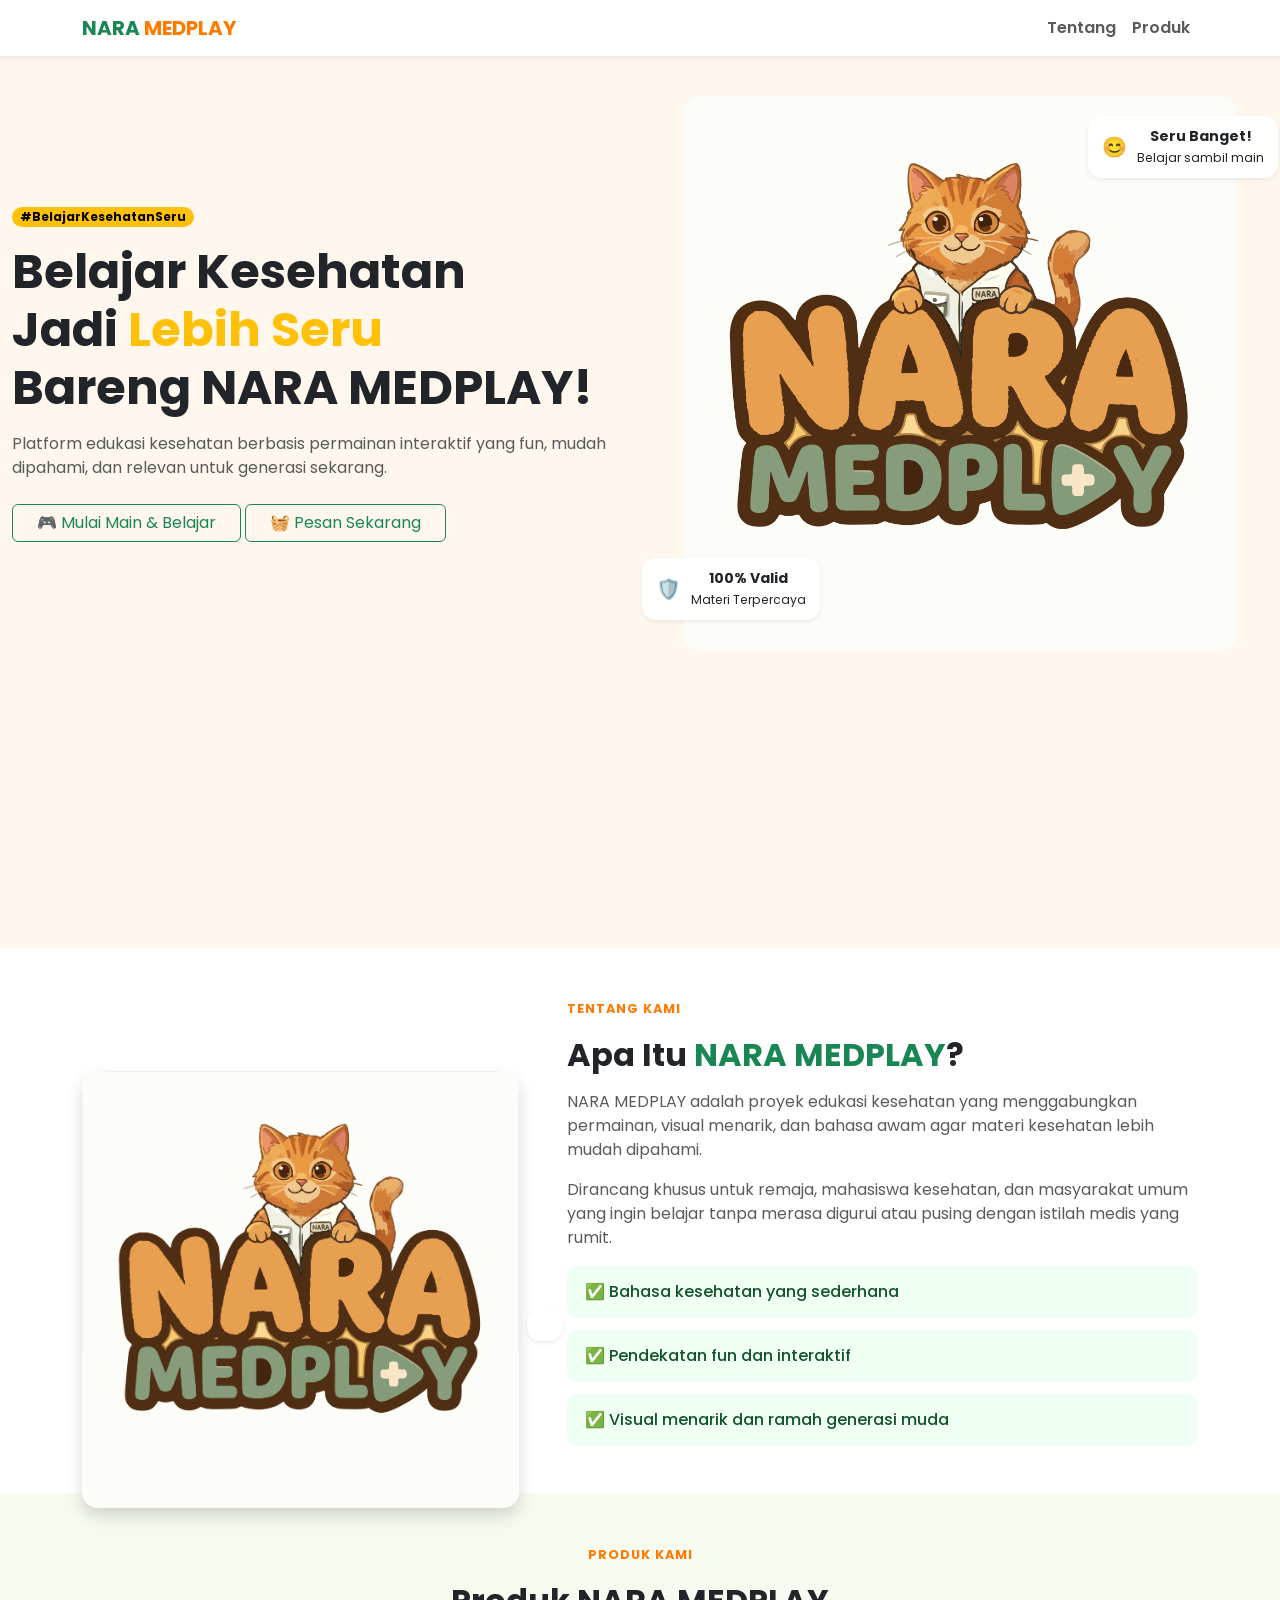
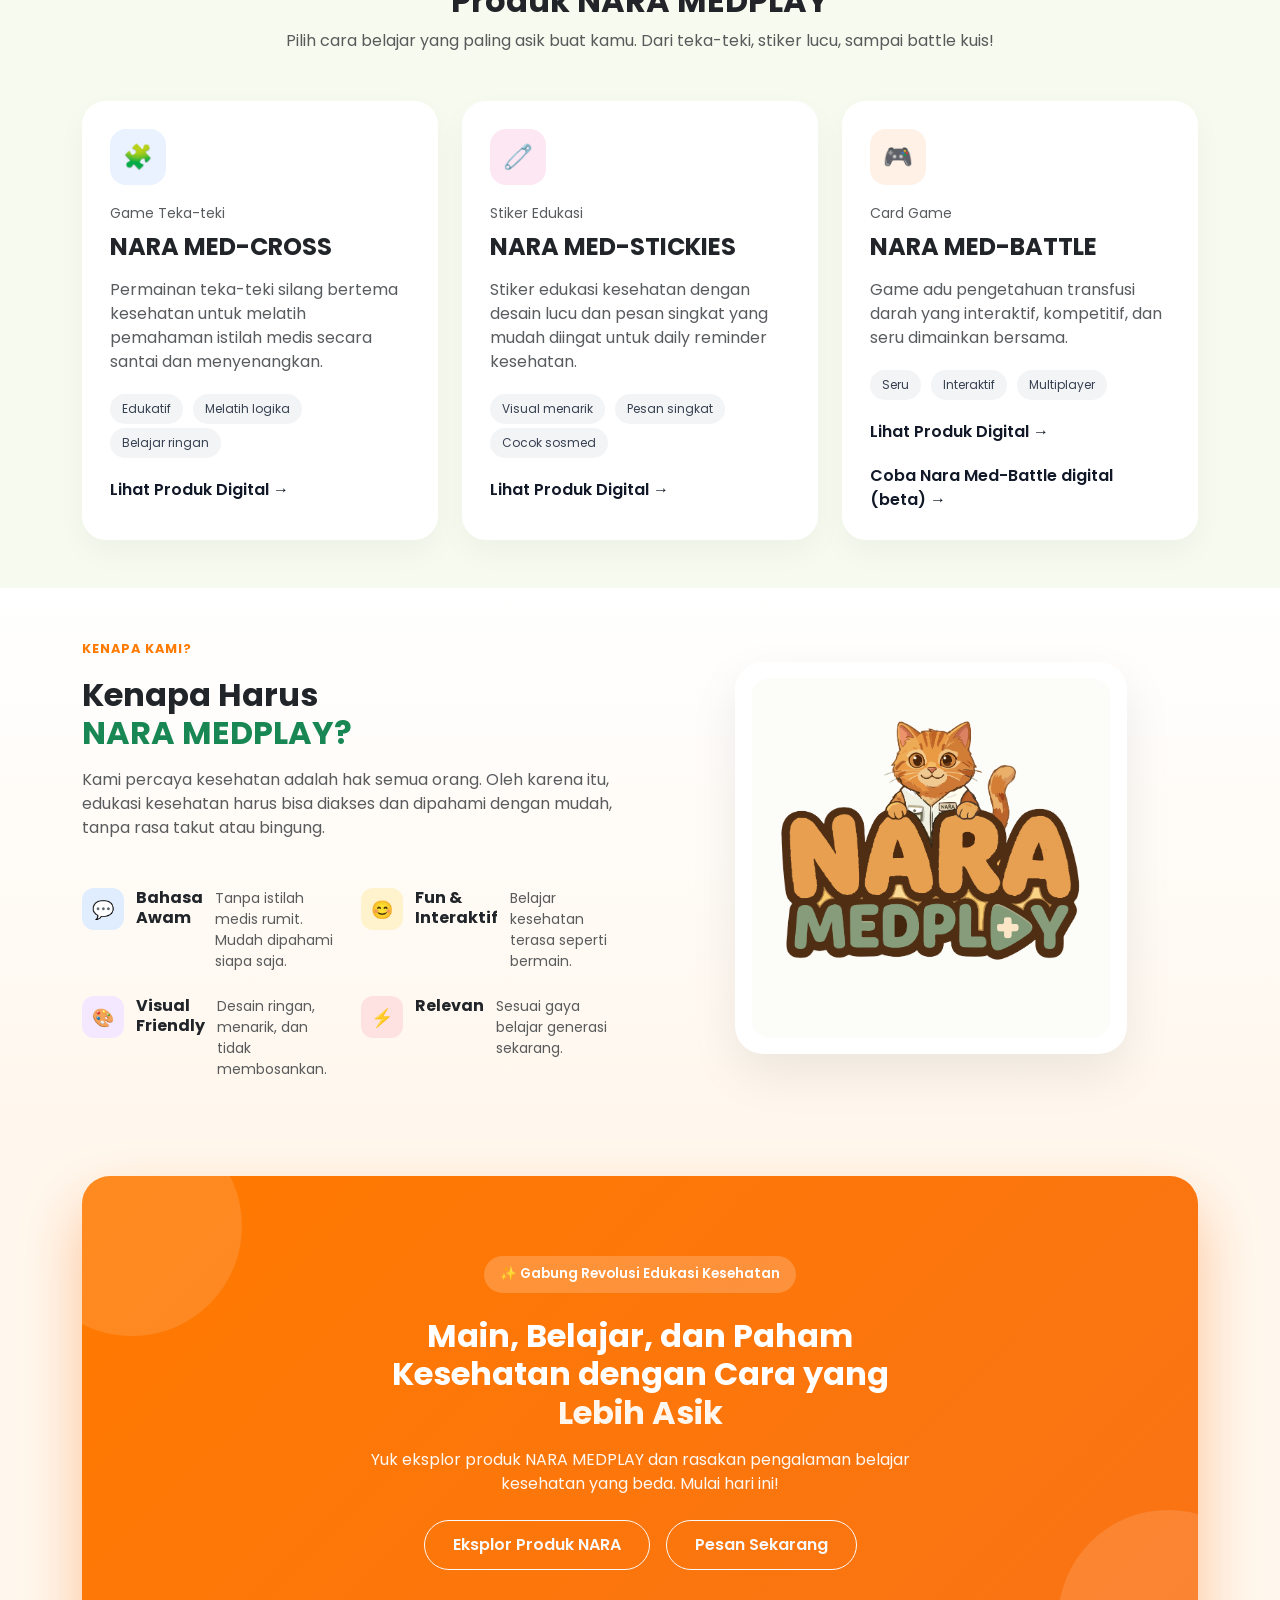
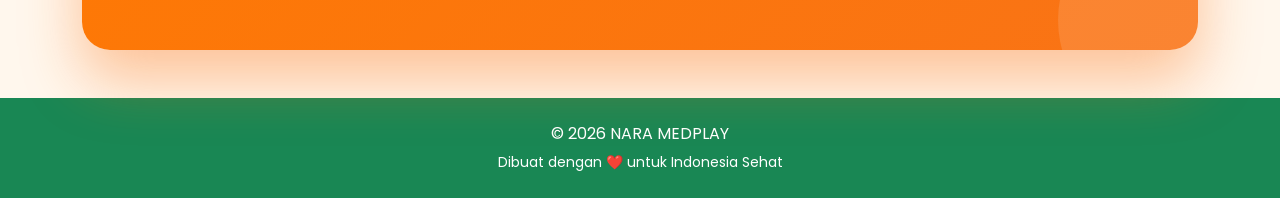
<file: index.html>
<!DOCTYPE html>
<html lang="id">
<head>
  <meta charset="UTF-8" />
  <title>NARA MEDPLAY</title>
  <meta name="viewport" content="width=device-width, initial-scale=1">

  <!-- Bootstrap CSS -->
  <link href="https://cdn.jsdelivr.net/npm/bootstrap@5.3.3/dist/css/bootstrap.min.css" rel="stylesheet">


  <!-- CSS -->

  <link rel="stylesheet" href="style.css">

  <!-- Google Font -->
  <link href="https://fonts.googleapis.com/css2?family=Poppins:wght@400;600;800&display=swap" rel="stylesheet">

  <style>
    body {
      font-family: 'Poppins', sans-serif;
    }
    .bg-green-soft { background-color: #e9f7ef; }
    .btn-orange { background-color: #ff7a00; color: white; }
    .btn-orange:hover { background-color: #e66e00; }
    .text-green { color: #198754; }
  </style>
</head>
<body>

<!-- NAVBAR -->
<nav class="navbar navbar-expand-lg bg-white shadow-sm fixed-top">
  <div class="container">
    <a class="navbar-brand fw-bold text-green" href="#">NARA <span style="color:#ff7a00">MEDPLAY</span></a>
    <button class="navbar-toggler" data-bs-toggle="collapse" data-bs-target="#nav">
      <span class="navbar-toggler-icon"></span>
    </button>
    <div id="nav" class="collapse navbar-collapse">
      <ul class="navbar-nav ms-auto fw-semibold">
        <li class="nav-item"><a class="nav-link" href="#about">Tentang</a></li>
        <li class="nav-item"><a class="nav-link" href="#produk">Produk</a></li>
      </ul>
    </div>
  </div>
</nav>

<!-- HERO -->
<section class="container-fluid hero-section pt-5 mt-5 py-5" style="background:#FFF7ED;">
  <div class="row align-items-center">

    <!-- KIRI: TEKS -->
    <div class="col-lg-6 mb-4 mb-lg-0">
      <span class="badge rounded-pill text-bg-warning mb-3">
        #BelajarKesehatanSeru
      </span>

      <h1 class="fw-bold display-5">
        Belajar Kesehatan<br>
        Jadi <span class="text-warning">Lebih Seru</span><br>
        Bareng NARA MEDPLAY!
      </h1>

      <p class="text-muted mt-3">
        Platform edukasi kesehatan berbasis permainan interaktif
        yang fun, mudah dipahami, dan relevan untuk generasi sekarang.
      </p>

      <div class="mt-4">
       <!--  <a href="#" class="btn btn-warning me-2 px-4">
          Lihat Produk
        </a> -->
        <a href="#produk" class="btn btn-outline-success px-4">
          🎮 Mulai Main & Belajar
        </a>

         <a href="wa.me/62895634124317" class="btn btn-outline-success px-4">
           🧺 Pesan Sekarang
        </a>
      </div>
      
    </div>

    <!-- KANAN: LOGO -->
<div class="col-lg-6 text-center">
  <div class="image-wrapper">

    <img
      src="assets/img/logo-nara.png"
      alt="NARA Medplay"
      class="img-fluid rounded-4 main-image"
    />

    <!-- KOTAK 1 -->
    <div class="info-card card-1 shadow-sm">
      <span class="icon">😊</span>
      <div>
        <strong>Seru Banget!</strong><br>
        <small>Belajar sambil main</small>
      </div>
    </div>

    <!-- KOTAK 2 -->
    <div class="info-card card-2 shadow-sm">
      <span class="icon">🛡️</span>
      <div>
        <strong>100% Valid</strong><br>
        <small>Materi Terpercaya</small>
      </div>
    </div>

  </div>
</div>


  </div>
</section>


<!-- ABOUT -->
<section class="about-section py-5" id="about">
  <div class="container">
    <div class="row align-items-center g-5">

      <!-- KIRI: GAMBAR -->
      <div class="col-md-5 position-relative">
       <div class="about-placeholder">

 
         <img src="assets/img/logo-nara.png"
             alt="Tentang NARA Medplay"
             class="img-fluid rounded-4 shadow about-image"> 
      </div>
      
        <!-- CARD FLOAT -->
        <div class="about-card shadow-sm">
          <!-- <strong>🎮 Fun Education</strong>
          <p class="mb-0 text-muted small">
            Belajar sambil main, nggak ngebosenin
          </p> --->
        </div> 
      </div>

      <!-- KANAN: TEKS -->
      <div class="col-md-7">
        <span class="section-badge">TENTANG KAMI</span>

        <h2 class="fw-bold mt-3">
          Apa Itu <span class="text-success">NARA MEDPLAY</span>?
        </h2>

        <p class="text-muted mt-3">
          NARA MEDPLAY adalah proyek edukasi kesehatan yang menggabungkan
          permainan, visual menarik, dan bahasa awam agar materi kesehatan
          lebih mudah dipahami.
        </p>

        <p class="text-muted">
          Dirancang khusus untuk remaja, mahasiswa kesehatan, dan masyarakat
          umum yang ingin belajar tanpa merasa digurui atau pusing dengan
          istilah medis yang rumit.
        </p>

        <!-- LIST KEUNGGULAN -->
        <div class="feature-box">
          ✅ Bahasa kesehatan yang sederhana
        </div>
        <div class="feature-box">
          ✅ Pendekatan fun dan interaktif
        </div>
        <div class="feature-box">
          ✅ Visual menarik dan ramah generasi muda
        </div>
      </div>

    </div>
  </div>
</section>


<!-- PRODUK -->
<section class="product-section py-5" id="produk">
  <div class="container">

    <!-- HEADER -->
    <div class="text-center mb-5">
      <span class="section-badge">PRODUK KAMI</span>
      <h2 class="fw-bold mt-3">Produk NARA MEDPLAY</h2>
      <p class="text-muted mt-2">
        Pilih cara belajar yang paling asik buat kamu.
        Dari teka-teki, stiker lucu, sampai battle kuis!
      </p>
    </div>

    <!-- CARD PRODUK -->
    <div class="row justify-content-center g-4">

      <!-- MEDCROSS -->
      <div class="col-md-4">
        <div class="product-card h-100">
          <div class="icon-box blue">
            🧩
          </div>

          <small class="text-muted">Game Teka-teki</small>
          <h4 class="fw-bold mt-2">NARA MED-CROSS</h4>

          <p class="text-muted mt-3">
            Permainan teka-teki silang bertema kesehatan untuk melatih
            pemahaman istilah medis secara santai dan menyenangkan.
          </p>

          <div class="tag-group">
            <span class="tag">Edukatif</span>
            <span class="tag">Melatih logika</span>
            <span class="tag">Belajar ringan</span>
          </div>

          <a href="http://lynk.id/naramedplay/k17z0goypkzx/checkout" class="product-link">
            Lihat Produk Digital →
          </a>
        </div>
      </div>

      <!-- STIKIES -->
      <div class="col-md-4">
        <div class="product-card h-100">
          <div class="icon-box pink">
            🧷
          </div>

          <small class="text-muted">Stiker Edukasi</small>
          <h4 class="fw-bold mt-2">NARA MED-STICKIES</h4>

          <p class="text-muted mt-3">
            Stiker edukasi kesehatan dengan desain lucu dan pesan singkat
            yang mudah diingat untuk daily reminder kesehatan.
          </p>

          <div class="tag-group">
            <span class="tag">Visual menarik</span>
            <span class="tag">Pesan singkat</span>
            <span class="tag">Cocok sosmed</span>
          </div>

          <a href="http://lynk.id/naramedplay/7kxyqwqer96e/checkout" class="product-link">
           Lihat Produk Digital →
          </a>
        </div>
      </div>

      <!-- MEDBATTLE -->
      <div class="col-md-4">
        <div class="product-card h-100">
          <div class="icon-box orange">
            🎮
          </div>

          <small class="text-muted">Card Game</small>
          <h4 class="fw-bold mt-2">NARA MED-BATTLE</h4>

          <p class="text-muted mt-3">
            Game adu pengetahuan transfusi darah yang interaktif,
            kompetitif, dan seru dimainkan bersama.
          </p>

          <div class="tag-group">
            <span class="tag">Seru</span>
            <span class="tag">Interaktif</span>
            <span class="tag">Multiplayer</span>
          </div>

          <a href="http://lynk.id/naramedplay/v87lrx001ymn/checkout" class="product-link">
            Lihat Produk Digital →
          </a>

          <a href="https://blood-card-clash.base44.app" class="product-link">
            Coba Nara Med-Battle digital (beta) →
          </a>
        </div>
      </div>

       <!-- SCIENTIA 
      <div class="col-md-4">
        <div class="product-card h-100">
          <div class="icon-box orange">
            🎮
          </div>

          <small class="text-muted">Kuis Kompetitif</small>
          <h4 class="fw-bold mt-2">NARA MEDBATTLE</h4>

          <p class="text-muted mt-3">
            Game kuis adu pengetahuan kesehatan yang interaktif,
            kompetitif, dan seru dimainkan bersama.
          </p>

          <div class="tag-group">
            <span class="tag">Seru</span>
            <span class="tag">Interaktif</span>
            <span class="tag">Multiplayer</span>
          </div>

          <a href="soon.html" class="product-link">
            Pelajari Selengkapnya →
          </a>
        </div>
      </div> -->


    </div>
  </div>
</section>

<!-- KENAPA HARUS NARA MEDPLAY -->

<section class="why-section py-5">
  <div class="container">
    <div class="row align-items-center g-5">

      <!-- KIRI: TEKS -->
      <div class="col-md-6">
        <span class="section-badge">KENAPA KAMI?</span>

        <h2 class="fw-bold mt-3">
          Kenapa Harus <br>
          <span class="text-success">NARA MEDPLAY?</span>
        </h2>

        <p class="text-muted mt-3">
          Kami percaya kesehatan adalah hak semua orang. Oleh karena itu,
          edukasi kesehatan harus bisa diakses dan dipahami dengan mudah,
          tanpa rasa takut atau bingung.
        </p>

        <div class="row g-4 mt-4">

          <div class="col-sm-6">
            <div class="why-item">
              <div class="why-icon blue">💬</div>
              <h6 class="fw-bold mb-1">Bahasa Awam</h6>
              <p class="small text-muted mb-0">
                Tanpa istilah medis rumit. Mudah dipahami siapa saja.
              </p>
            </div>
          </div>

          <div class="col-sm-6">
            <div class="why-item">
              <div class="why-icon yellow">😊</div>
              <h6 class="fw-bold mb-1">Fun & Interaktif</h6>
              <p class="small text-muted mb-0">
                Belajar kesehatan terasa seperti bermain.
              </p>
            </div>
          </div>

          <div class="col-sm-6">
            <div class="why-item">
              <div class="why-icon purple">🎨</div>
              <h6 class="fw-bold mb-1">Visual Friendly</h6>
              <p class="small text-muted mb-0">
                Desain ringan, menarik, dan tidak membosankan.
              </p>
            </div>
          </div>

          <div class="col-sm-6">
            <div class="why-item">
              <div class="why-icon red">⚡</div>
              <h6 class="fw-bold mb-1">Relevan</h6>
              <p class="small text-muted mb-0">
                Sesuai gaya belajar generasi sekarang.
              </p>
            </div>
          </div>

        </div>
      </div>

      <!-- KANAN: GAMBAR / LOGO -->
      <div class="col-md-6 text-center">
        <div class="why-image-wrapper">
          <!-- GANTI SRC DENGAN LOGO KAMU -->
          <img src="assets/img/logo-nara.png"
               alt="NARA MEDPLAY"
               class="img-fluid why-image">
        </div>
      </div>

    </div>
  </div>
</section>

<!--CTA SECTION-->

<section class="cta-section py-5">
  <div class="container">
    <div class="cta-box text-center text-white position-relative">

      <!-- Badge kecil -->
      <span class="cta-badge">
        ✨ Gabung Revolusi Edukasi Kesehatan
      </span>

      <h2 class="fw-bold mt-4">
        Main, Belajar, dan Paham <br>
        Kesehatan dengan Cara yang <br>
        <span class="cta-highlight">Lebih Asik</span>
      </h2>

      <p class="cta-text mt-3">
        Yuk eksplor produk NARA MEDPLAY dan rasakan pengalaman
        belajar kesehatan yang beda. Mulai hari ini!
      </p>

      <div class="cta-button-group mt-4">
        <!--<a href="#products" class="btn btn-light cta-btn-primary">
          Eksplor Produk NARA
        </a> -->
        <a href="#produk" class="btn btn-outline-light cta-btn-secondary">
          Eksplor Produk NARA
        </a>

                <a href="wa.me/62895634124317" class="btn btn-outline-light cta-btn-secondary">
           Pesan Sekarang
        </a>
      </div>

      <!-- dekorasi -->
      <div class="cta-circle left"></div>
      <div class="cta-circle right"></div>

    </div>
  </div>
</section>


<!-- FOOTER -->
<footer class="bg-success text-white text-center py-4">
  <p class="mb-1">
  <a href="https://instagram.com/naramedply.official" target="_blank" class="footer-link">
    © 2026 NARA MEDPLAY
  </a>
</p>
  <small>Dibuat dengan ❤️ untuk Indonesia Sehat</small>
</footer>

<!-- Bootstrap JS -->
<script src="https://cdn.jsdelivr.net/npm/bootstrap@5.3.3/dist/js/bootstrap.bundle.min.js"></script>


</body>
</html>
</file>
<file: style.css>
/* =========================
   NARA MEDPLAY - HERO
========================= */

/* HERO SECTION */
.hero-section {
  background: linear-gradient(to right, #FFF7ED, #F0FDF4);
  min-height: 100vh;
  padding-top: 120px; /* jarak dari navbar */
}

/* IMAGE WRAPPER */
.image-wrapper {
  position: relative;
  display: inline-block;
}

/* GAMBAR / LOGO */
.main-image {
  max-width: 90%;
  border-radius: 20px;
}

/* FLOATING CARD */
.info-card {
  position: absolute;
    backdrop-filter: blur(6px);
  background: rgba(255,255,255,0.95);
  border-radius: 14px;
  padding: 10px 14px;
  display: flex;
  align-items: center;
  gap: 10px;
  font-size: 14px;
  box-shadow: 0 10px 25px rgba(0,0,0,0.08);
}

@media (max-width: 768px) {
  .info-card {
    display: none;
  }
}

/* ICON DALAM CARD */
.info-card .icon {
  font-size: 20px;
}

/* POSISI CARD */
.card-1 {
  top: 20px;
  right: -10px;
}

.card-2 {
  bottom: 30px;
  left: -10px;
}

/* RESPONSIVE (HP) */
@media (max-width: 768px) {
  .info-card {
    display: none;
  }
}

.about-section {
  background-color: #ffffff;
}

/* Badge kecil di atas judul */
.section-badge {
  display: inline-block;
  font-size: 0.8rem;
  font-weight: 700;
  color: #ff7a00;
  letter-spacing: 1px;
}

/* Gambar kiri */
.about-image {
  width: 100%;
  object-fit: cover;
}

.about-placeholder {
  width: 100%;
  height: 300px;
  background: #e5e7eb;
  border-radius: 24px;
}

/* Card ngambang */
.about-card {
  position: absolute;
  right: -20px;
  bottom: 30px;
  background: #ffffff;
  padding: 16px 18px;
  border-radius: 14px;
  max-width: 220px;
}

/* List hijau */
.feature-box {
  background-color: #f0fff4;
  border-radius: 12px;
  padding: 14px 18px;
  margin-top: 12px;
  font-weight: 500;
  color: #14532d;
}

.product-section {
  background-color: #f7faef;
}

/* Card utama */
.product-card {
  background: #ffffff;
  padding: 28px;
  border-radius: 24px;
  box-shadow: 0 12px 30px rgba(0, 0, 0, 0.04);
  transition: transform 0.3s ease, box-shadow 0.3s ease;
}

.product-card:hover {
  transform: translateY(-6px);
  box-shadow: 0 18px 40px rgba(0, 0, 0, 0.08);
}

/* Icon */
.icon-box {
  width: 56px;
  height: 56px;
  border-radius: 16px;
  display: flex;
  align-items: center;
  justify-content: center;
  font-size: 24px;
  margin-bottom: 16px;
}

.icon-box.blue {
  background: #eaf2ff;
  color: #2563eb;
}

.icon-box.pink {
  background: #fde7f3;
  color: #db2777;
}

.icon-box.orange {
  background: #fff1e6;
  color: #f97316;
}

/* Tag */
.tag-group {
  margin-top: 16px;
}

.tag {
  display: inline-block;
  background: #f3f4f6;
  color: #374151;
  font-size: 0.75rem;
  padding: 6px 12px;
  border-radius: 999px;
  margin: 4px 6px 0 0;
}

/* Link bawah */
.product-link {
  display: inline-block;
  margin-top: 20px;
  font-weight: 600;
  color: #111827;
  text-decoration: none;
}

.product-link:hover {
  text-decoration: underline;
}

.why-section {
  background: linear-gradient(180deg, #ffffff, #fff7ed);
}

/* Box item */
.why-item {
  display: flex;
  gap: 12px;
  align-items: flex-start;
}

/* Icon bulat */
.why-icon {
  width: 42px;
  height: 42px;
  border-radius: 12px;
  display: flex;
  align-items: center;
  justify-content: center;
  font-size: 18px;
  flex-shrink: 0;
}

.why-icon.blue {
  background: #e0edff;
  color: #2563eb;
}

.why-icon.yellow {
  background: #fff3cd;
  color: #f59e0b;
}

.why-icon.purple {
  background: #f3e8ff;
  color: #9333ea;
}

.why-icon.red {
  background: #fee2e2;
  color: #dc2626;
}

/* Gambar kanan */
.why-image-wrapper {
  background: #ffffff;
  padding: 16px;
  border-radius: 28px;
  box-shadow: 0 20px 50px rgba(0,0,0,0.08);
  display: inline-block;
}

.why-image {
  border-radius: 20px;
  max-height: 360px;
  object-fit: contain;
}

.cta-section {
  background: #fff7ed;
}

.cta-box {
  background: linear-gradient(135deg, #ff7a00, #f97316);
  border-radius: 28px;
  padding: 80px 20px;
  overflow: hidden;
  box-shadow: 0 30px 60px rgba(249, 115, 22, 0.4);
}

/* Badge */
.cta-badge {
  display: inline-block;
  background: rgba(255, 255, 255, 0.2);
  padding: 8px 16px;
  border-radius: 999px;
  font-size: 0.85rem;
  font-weight: 600;
}

/* Text */
.cta-highlight {
  color: #fff7ed;
}

.cta-text {
  max-width: 620px;
  margin: auto;
  opacity: 0.95;
}

/* Button */
.cta-button-group {
  display: flex;
  justify-content: center;
  gap: 16px;
  flex-wrap: wrap;
}

.cta-btn-primary {
  border-radius: 999px;
  padding: 12px 28px;
  font-weight: 600;
  color: #f97316;
}

.cta-btn-secondary {
  border-radius: 999px;
  padding: 12px 28px;
  font-weight: 600;
}

/* Dekorasi bulat */
.cta-circle {
  position: absolute;
  width: 220px;
  height: 220px;
  background: rgba(255, 255, 255, 0.12);
  border-radius: 50%;
}

.cta-circle.left {
  top: -60px;
  left: -60px;
}

.cta-circle.right {
  bottom: -80px;
  right: -80px;
}

.footer-link {
  text-decoration: none;
  color: inherit;
}

.footer-link:hover {
  opacity: 0.7;
}


/* ===== COMING SOON ===== */

.comingsoon-section {
  height: 100vh;
  background: radial-gradient(circle at center, #111 0%, #000 100%);
  display: flex;
  align-items: center;
  justify-content: center;
  color: white;
}

.comingsoon-title {
  font-size: 5rem;
  font-weight: 900;
  letter-spacing: 5px;
  animation: fadeUp 1s ease forwards;
}

.comingsoon-sub {
  font-size: 1.2rem;
  opacity: 0.8;
}

@keyframes fadeUp {
  from {
    opacity: 0;
    transform: translateY(40px);
  }
  to {
    opacity: 1;
    transform: translateY(0);
  }
}
</file>
